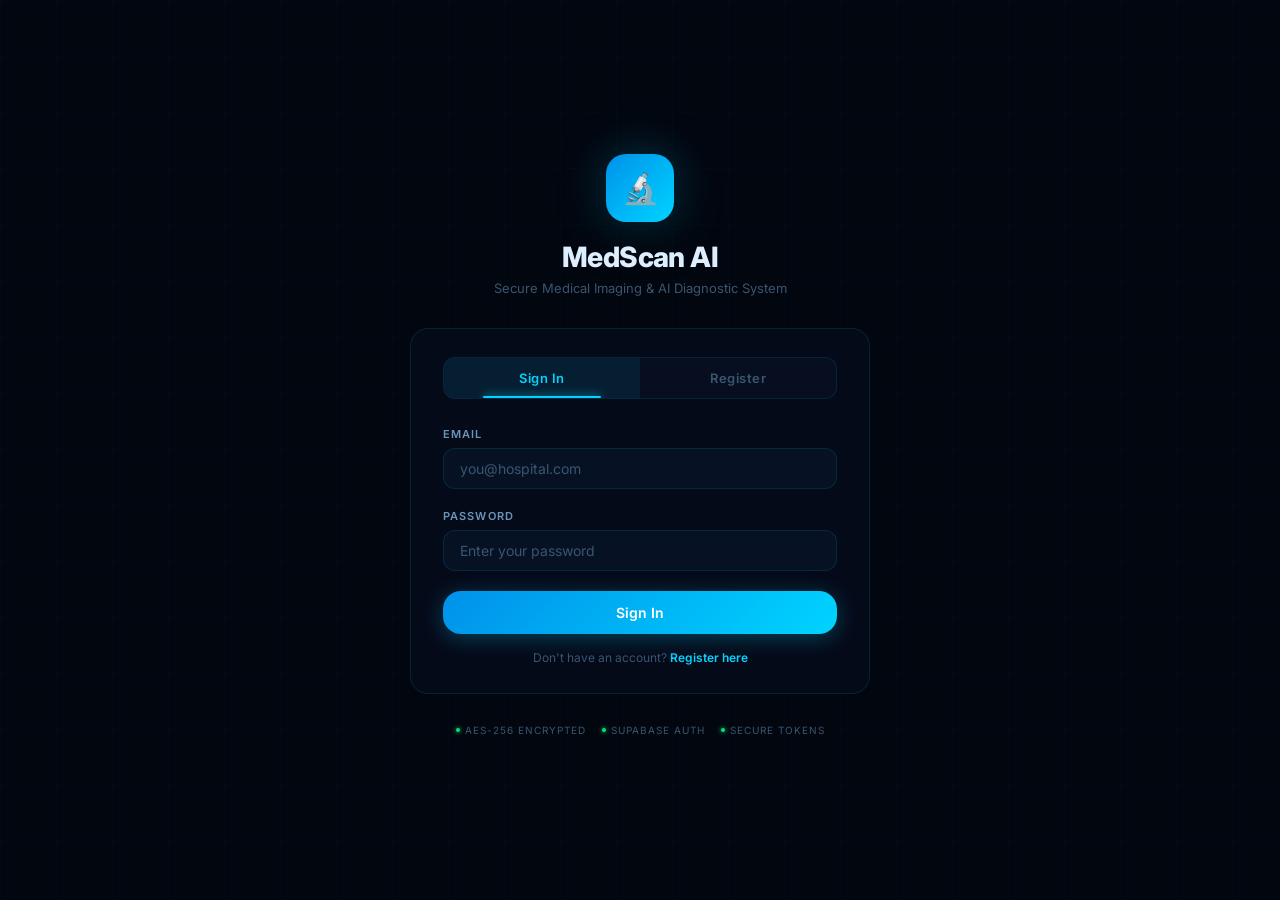
<file: frontend/index.html>
<!DOCTYPE html>
<html lang="en">
<head>
  <meta charset="UTF-8">
  <meta name="viewport" content="width=device-width, initial-scale=1.0">
  <title>MedScan AI — Secure Login</title>
  <meta name="description" content="Secure login and registration portal for MedScan AI Medical Imaging System.">
  <link rel="stylesheet" href="css/styles.css">
  <style>
    /* ── Auth Tabs ───────────────────────────────── */
    .auth-tabs {
      display: flex;
      gap: 0;
      margin-bottom: 28px;
      border-radius: var(--r-md);
      overflow: hidden;
      border: 1px solid var(--border);
      background: rgba(8, 18, 38, 0.6);
    }
    .auth-tab {
      flex: 1;
      padding: 12px 0;
      text-align: center;
      font-size: 13px;
      font-weight: 600;
      letter-spacing: 0.5px;
      cursor: pointer;
      transition: all var(--ease);
      color: var(--text-muted);
      background: transparent;
      border: none;
      font-family: inherit;
      position: relative;
    }
    .auth-tab:hover {
      color: var(--text-secondary);
      background: rgba(0, 212, 255, 0.04);
    }
    .auth-tab.active {
      color: var(--accent);
      background: rgba(0, 212, 255, 0.08);
    }
    .auth-tab.active::after {
      content: '';
      position: absolute;
      bottom: 0;
      left: 20%;
      right: 20%;
      height: 2px;
      background: var(--accent);
      border-radius: 2px;
      box-shadow: 0 0 8px var(--accent);
    }

    /* ── Form panels ────────────────────────────── */
    .auth-panel {
      display: none;
      animation: fadeInUp 0.35s ease;
    }
    .auth-panel.active {
      display: block;
    }

    /* ── Phone input row ────────────────────────── */
    .phone-row {
      display: flex;
      gap: 8px;
    }
    .phone-prefix {
      width: 72px;
      text-align: center;
      flex-shrink: 0;
    }
    .phone-number {
      flex: 1;
    }

    /* ── Role selector ──────────────────────────── */
    .role-grid {
      display: grid;
      grid-template-columns: repeat(3, 1fr);
      gap: 8px;
    }
    .role-option {
      padding: 10px 8px;
      text-align: center;
      border: 1px solid var(--border);
      border-radius: var(--r-md);
      cursor: pointer;
      transition: all var(--ease);
      background: rgba(8, 18, 38, 0.6);
    }
    .role-option:hover {
      border-color: var(--accent);
      background: rgba(0, 212, 255, 0.04);
    }
    .role-option.selected {
      border-color: var(--accent);
      background: rgba(0, 212, 255, 0.1);
      box-shadow: 0 0 12px var(--accent-dim);
    }
    .role-option input[type="radio"] {
      display: none;
    }
    .role-icon {
      font-size: 20px;
      display: block;
      margin-bottom: 4px;
    }
    .role-label {
      font-size: 11px;
      font-weight: 600;
      color: var(--text-secondary);
      text-transform: uppercase;
      letter-spacing: 0.8px;
    }
    .role-option.selected .role-label {
      color: var(--accent);
    }

    /* ── Success alert ──────────────────────────── */
    .alert-success-big {
      background: var(--success-bg);
      border: 1px solid rgba(0, 230, 118, 0.3);
      color: #60dda8;
      padding: 16px;
      border-radius: var(--r-md);
      text-align: center;
      animation: fadeInUp 0.4s ease;
    }
    .alert-success-big .success-icon {
      font-size: 36px;
      display: block;
      margin-bottom: 8px;
    }
    .alert-success-big .success-title {
      font-size: 16px;
      font-weight: 700;
      margin-bottom: 4px;
    }
    .alert-success-big .success-sub {
      font-size: 12px;
      opacity: 0.8;
    }

    /* ── Password strength ──────────────────────── */
    .pw-strength {
      height: 3px;
      border-radius: 3px;
      background: rgba(0, 212, 255, 0.07);
      margin-top: 6px;
      overflow: hidden;
    }
    .pw-strength-fill {
      height: 100%;
      width: 0%;
      border-radius: 3px;
      transition: all 0.3s ease;
    }
    .pw-strength-fill.weak    { width: 33%; background: var(--danger); }
    .pw-strength-fill.medium  { width: 66%; background: var(--warning); }
    .pw-strength-fill.strong  { width: 100%; background: var(--success); }
  </style>
</head>
<body class="bg-grid">

  <div class="login-root">
    <div class="login-outer" style="max-width:460px;">

      <!-- Header -->
      <div class="login-head anim-up">
        <div class="login-logo">🔬</div>
        <h1 class="login-title">MedScan AI</h1>
        <p class="login-tagline">Secure Medical Imaging &amp; AI Diagnostic System</p>
      </div>

      <!-- Card -->
      <div class="card login-card anim-up" style="animation-delay:.08s; padding: 28px 32px;">

        <!-- Tabs -->
        <div class="auth-tabs" id="auth-tabs">
          <button class="auth-tab active" data-tab="login" id="tab-login">Sign In</button>
          <button class="auth-tab" data-tab="register" id="tab-register">Register</button>
        </div>

        <!-- ═══ LOGIN PANEL ═══ -->
        <div class="auth-panel active" id="panel-login">
          <form id="login-form" autocomplete="on">
            <div class="form-group">
              <label class="form-label" for="login-email">Email</label>
              <input
                type="email" id="login-email" class="form-input"
                placeholder="you@hospital.com"
                autocomplete="email" required
              />
            </div>
            <div class="form-group">
              <label class="form-label" for="login-password">Password</label>
              <input
                type="password" id="login-password" class="form-input"
                placeholder="Enter your password"
                autocomplete="current-password" required
              />
            </div>

            <!-- Error -->
            <div id="login-err-box" class="alert alert-danger hidden" style="margin-bottom:16px;">
              <span>⚠</span>
              <span id="login-err-text"></span>
            </div>

            <button type="submit" id="login-btn" class="btn btn-primary btn-lg btn-block">
              <span id="login-btn-text">Sign In</span>
              <span id="login-btn-spinner" class="spinner hidden"></span>
            </button>
          </form>

          <p style="text-align:center; margin-top:16px; font-size:12px; color:var(--text-muted);">
            Don't have an account?
            <a href="#" id="switch-to-register" style="color:var(--accent); font-weight:600;">Register here</a>
          </p>
        </div>

        <!-- ═══ REGISTER PANEL ═══ -->
        <div class="auth-panel" id="panel-register">
          <div id="register-success" class="hidden">
            <div class="alert-success-big">
              <span class="success-icon">✅</span>
              <div class="success-title">Registration Successful!</div>
              <div class="success-sub">You can now sign in with your credentials</div>
            </div>
            <button class="btn btn-primary btn-lg btn-block" style="margin-top:16px;" id="go-to-login-btn">
              Go to Sign In
            </button>
          </div>

          <form id="register-form" autocomplete="on">
            <div class="form-group">
              <label class="form-label" for="reg-name">Full Name</label>
              <input
                type="text" id="reg-name" class="form-input"
                placeholder="Dr. John Doe"
                autocomplete="name" required
              />
            </div>

            <div class="form-group">
              <label class="form-label" for="reg-email">Email</label>
              <input
                type="email" id="reg-email" class="form-input"
                placeholder="you@hospital.com"
                autocomplete="email" required
              />
            </div>

            <div class="form-group">
              <label class="form-label" for="reg-phone">Phone Number</label>
              <div class="phone-row">
                <input
                  type="text" id="reg-phone-prefix" class="form-input phone-prefix"
                  value="+91" readonly
                />
                <input
                  type="tel" id="reg-phone" class="form-input phone-number"
                  placeholder="9876543210"
                  autocomplete="tel" required
                />
              </div>
            </div>

            <div class="form-group">
              <label class="form-label" for="reg-password">Password</label>
              <input
                type="password" id="reg-password" class="form-input"
                placeholder="Min 6 characters"
                autocomplete="new-password" required
              />
              <div class="pw-strength">
                <div class="pw-strength-fill" id="pw-strength-fill"></div>
              </div>
            </div>

            <div class="form-group">
              <label class="form-label">Role</label>
              <div class="role-grid">
                <label class="role-option selected" id="role-doctor">
                  <input type="radio" name="role" value="doctor" checked />
                  <span class="role-icon">🩺</span>
                  <span class="role-label">Doctor</span>
                </label>
                <label class="role-option" id="role-radiologist">
                  <input type="radio" name="role" value="radiologist" />
                  <span class="role-icon">📡</span>
                  <span class="role-label">Radiologist</span>
                </label>
                <label class="role-option" id="role-admin">
                  <input type="radio" name="role" value="admin" />
                  <span class="role-icon">🔑</span>
                  <span class="role-label">Admin</span>
                </label>
              </div>
            </div>

            <!-- Error -->
            <div id="reg-err-box" class="alert alert-danger hidden" style="margin-bottom:16px;">
              <span>⚠</span>
              <span id="reg-err-text"></span>
            </div>

            <button type="submit" id="reg-btn" class="btn btn-primary btn-lg btn-block">
              <span id="reg-btn-text">Create Account</span>
              <span id="reg-btn-spinner" class="spinner hidden"></span>
            </button>
          </form>

          <p style="text-align:center; margin-top:16px; font-size:12px; color:var(--text-muted);">
            Already have an account?
            <a href="#" id="switch-to-login" style="color:var(--accent); font-weight:600;">Sign in</a>
          </p>
        </div>

      </div>

      <!-- Security strip -->
      <div class="login-security anim-up" style="animation-delay:.18s">
        <div class="login-security-item">
          <span class="login-security-dot"></span>
          AES-256 Encrypted
        </div>
        <div class="login-security-item">
          <span class="login-security-dot"></span>
          Supabase Auth
        </div>
        <div class="login-security-item">
          <span class="login-security-dot"></span>
          Secure Tokens
        </div>
      </div>

    </div>
  </div>

  <script src="js/auth.js"></script>
</body>
</html>
</file>
<file: frontend/css/styles.css>
/* =========================================================
   MedScan AI  —  Medical Imaging System Design System
   A premium dark medical UI with Three.js viewer support
   ========================================================= */

@import url('https://fonts.googleapis.com/css2?family=Inter:wght@300;400;500;600;700;800&family=JetBrains+Mono:wght@400;500&display=swap');

/* ── Custom Properties ─────────────────────────────────── */
:root {
  --bg-void:       #02060f;
  --bg-primary:    #050b18;
  --bg-secondary:  #080f20;
  --bg-tertiary:   #0c1830;
  --bg-card:       rgba(6, 12, 28, 0.88);
  --bg-glass:      rgba(0, 150, 200, 0.04);

  --accent:        #00d4ff;
  --accent-dark:   #0091ea;
  --accent-dim:    rgba(0, 212, 255, 0.18);
  --accent-glow:   rgba(0, 212, 255, 0.28);

  --text-primary:  #ddeeff;
  --text-secondary:#6a94b8;
  --text-muted:    #3a5570;
  --text-accent:   #00d4ff;

  --border:        rgba(0, 212, 255, 0.12);
  --border-hover:  rgba(0, 212, 255, 0.38);

  --success:       #00e676;
  --success-bg:    rgba(0, 230, 118, 0.08);
  --danger:        #ff3d71;
  --danger-bg:     rgba(255, 61, 113, 0.08);
  --warning:       #ffaa00;
  --warning-bg:    rgba(255, 170, 0, 0.08);
  --info-bg:       rgba(0, 212, 255, 0.06);

  --r-sm:  6px;
  --r-md:  12px;
  --r-lg:  18px;
  --r-xl:  24px;
  --r-2xl: 32px;

  --shadow-card:   0 8px 40px rgba(0,0,0,0.5), 0 0 0 1px var(--border);
  --shadow-glow:   0 0 32px rgba(0,180,230,0.22);
  --shadow-input:  0 0 0 2px rgba(0,212,255,0.22);

  --ease: 0.22s cubic-bezier(0.4, 0, 0.2, 1);
}

/* ── Reset ─────────────────────────────────────────────── */
*, *::before, *::after { box-sizing: border-box; margin: 0; padding: 0; }
html { scroll-behavior: smooth; }
body {
  font-family: 'Inter', system-ui, sans-serif;
  background: var(--bg-void);
  color: var(--text-primary);
  min-height: 100vh;
  -webkit-font-smoothing: antialiased;
  overflow-x: hidden;
}
a { color: inherit; text-decoration: none; }
img { display: block; }
input, button, select, textarea { font-family: inherit; }

/* ── Scrollbar ─────────────────────────────────────────── */
::-webkit-scrollbar { width: 5px; height: 5px; }
::-webkit-scrollbar-track { background: var(--bg-primary); }
::-webkit-scrollbar-thumb { background: var(--bg-tertiary); border-radius: 3px; }
::-webkit-scrollbar-thumb:hover { background: var(--accent-dark); }

/* ── Ambient BG Grid (applied via body::before) ────────── */
.bg-grid::before {
  content: '';
  position: fixed; inset: 0; z-index: 0; pointer-events: none;
  background-image:
    linear-gradient(rgba(0,212,255,.025) 1px, transparent 1px),
    linear-gradient(90deg, rgba(0,212,255,.025) 1px, transparent 1px);
  background-size: 56px 56px;
}

/* ── Navigation ────────────────────────────────────────── */
.nav {
  position: fixed; top: 0; left: 0; right: 0; z-index: 200;
  height: 58px;
  background: rgba(3, 8, 20, 0.92);
  backdrop-filter: blur(24px);
  -webkit-backdrop-filter: blur(24px);
  border-bottom: 1px solid var(--border);
  display: flex; align-items: center;
  justify-content: space-between;
  padding: 0 24px;
}
.nav-brand { display: flex; align-items: center; gap: 12px; }
.nav-icon {
  width: 34px; height: 34px;
  background: linear-gradient(135deg, var(--accent-dark), var(--accent));
  border-radius: var(--r-sm);
  display: flex; align-items: center; justify-content: center;
  font-size: 17px;
  box-shadow: 0 0 18px var(--accent-glow);
}
.nav-title { font-size: 15px; font-weight: 700; letter-spacing: -0.3px; }
.nav-subtitle { font-size: 9px; color: var(--text-muted); letter-spacing: 1.8px; text-transform: uppercase; margin-top: 1px; }
.nav-actions { display: flex; align-items: center; gap: 10px; }
.nav-user {
  display: flex; align-items: center; gap: 10px;
  padding: 5px 14px; border-radius: var(--r-md);
  background: var(--bg-glass); border: 1px solid var(--border);
}
.nav-avatar {
  width: 26px; height: 26px; border-radius: 50%;
  background: linear-gradient(135deg, var(--accent-dark), var(--accent));
  display: flex; align-items: center; justify-content: center;
  font-size: 11px; font-weight: 700; color: #fff;
}
.nav-user-name { font-size: 13px; font-weight: 500; }
.nav-user-role { font-size: 9px; color: var(--text-muted); text-transform: uppercase; letter-spacing: .8px; }

/* ── Buttons ───────────────────────────────────────────── */
.btn {
  display: inline-flex; align-items: center; justify-content: center; gap: 7px;
  padding: 9px 20px; border: none; border-radius: var(--r-md);
  font-size: 13px; font-weight: 600; font-family: inherit;
  cursor: pointer; transition: all var(--ease);
  white-space: nowrap; position: relative; overflow: hidden;
  letter-spacing: 0.1px;
}
.btn::after {
  content: ''; position: absolute; inset: 0; pointer-events: none;
  background: rgba(255,255,255,.06); opacity: 0; transition: opacity var(--ease);
}
.btn:hover::after { opacity: 1; }
.btn:active { transform: scale(0.97); }
.btn:disabled { opacity: 0.38; cursor: not-allowed; transform: none !important; }

.btn-primary {
  background: linear-gradient(135deg, var(--accent-dark), var(--accent));
  color: #fff; box-shadow: 0 4px 22px var(--accent-glow);
}
.btn-primary:hover { box-shadow: 0 6px 32px rgba(0,212,255,.42); transform: translateY(-1px); }
.btn-secondary {
  background: transparent; color: var(--text-primary);
  border: 1px solid var(--border);
}
.btn-secondary:hover { border-color: var(--accent); color: var(--accent); box-shadow: 0 0 14px var(--accent-dim); }
.btn-ghost {
  background: var(--accent-dim); color: var(--accent);
  border: 1px solid rgba(0,212,255,.22);
}
.btn-ghost:hover { background: rgba(0,212,255,.25); border-color: var(--accent); }
.btn-danger { background: var(--danger-bg); color: var(--danger); border: 1px solid rgba(255,61,113,.28); }
.btn-danger:hover { background: rgba(255,61,113,.18); box-shadow: 0 0 14px rgba(255,61,113,.22); }

.btn-sm  { padding: 6px 14px; font-size: 12px; }
.btn-lg  { padding: 13px 32px; font-size: 14px; border-radius: var(--r-lg); }
.btn-block { width: 100%; }

/* ── Cards ─────────────────────────────────────────────── */
.card {
  background: var(--bg-card);
  border: 1px solid var(--border);
  border-radius: var(--r-lg);
  backdrop-filter: blur(20px);
  -webkit-backdrop-filter: blur(20px);
}
.card-header {
  padding: 14px 20px;
  border-bottom: 1px solid var(--border);
  display: flex; align-items: center; justify-content: space-between;
}
.card-title {
  font-size: 11px; font-weight: 700;
  text-transform: uppercase; letter-spacing: 1.6px;
  color: var(--text-muted);
  display: flex; align-items: center; gap: 8px;
}
.card-title-dot {
  width: 6px; height: 6px; border-radius: 50%;
  background: var(--accent); box-shadow: 0 0 8px var(--accent);
  animation: pulse-glow 2s ease-in-out infinite;
}
.card-body { padding: 20px; }

/* ── Form ──────────────────────────────────────────────── */
.form-group { display: flex; flex-direction: column; gap: 7px; margin-bottom: 20px; }
.form-label { font-size: 11px; font-weight: 600; color: var(--text-secondary); text-transform: uppercase; letter-spacing: 1.1px; }
.form-input {
  width: 100%; padding: 11px 16px;
  background: rgba(8, 18, 38, 0.9);
  border: 1px solid var(--border); border-radius: var(--r-md);
  color: var(--text-primary); font-size: 14px;
  transition: all var(--ease); outline: none;
}
.form-input:focus { border-color: var(--accent); box-shadow: var(--shadow-input); background: rgba(8, 18, 40, 1); }
.form-input::placeholder { color: var(--text-muted); }
.form-hint { font-size: 11px; color: var(--text-muted); }

/* ── Badges ────────────────────────────────────────────── */
.badge {
  display: inline-flex; align-items: center; gap: 6px;
  padding: 4px 12px; border-radius: 999px;
  font-size: 11px; font-weight: 700;
  text-transform: uppercase; letter-spacing: 0.7px;
}
.badge-dot { width: 6px; height: 6px; border-radius: 50%; flex-shrink: 0; }
.badge-success { background: var(--success-bg); color: var(--success); border: 1px solid rgba(0,230,118,.28); }
.badge-success .badge-dot { background: var(--success); box-shadow: 0 0 7px var(--success); animation: pulse-glow 1.6s ease-in-out infinite; }
.badge-danger  { background: var(--danger-bg);  color: var(--danger);  border: 1px solid rgba(255,61,113,.28); }
.badge-danger .badge-dot  { background: var(--danger);  box-shadow: 0 0 7px var(--danger);  animation: pulse-glow .8s ease-in-out infinite; }
.badge-warning { background: var(--warning-bg); color: var(--warning); border: 1px solid rgba(255,170,0,.28); }
.badge-info    { background: var(--info-bg);    color: var(--accent);  border: 1px solid rgba(0,212,255,.2); }

/* ── Spinner ───────────────────────────────────────────── */
.spinner {
  display: inline-block; width: 18px; height: 18px;
  border: 2px solid rgba(0,212,255,.14); border-top-color: var(--accent);
  border-radius: 50%; animation: spin .65s linear infinite; flex-shrink: 0;
}
.spinner-lg { width: 46px; height: 46px; border-width: 3px; }

/* Loading overlay */
.loading-overlay {
  position: absolute; inset: 0; z-index: 40;
  background: rgba(2,6,15,0.84); backdrop-filter: blur(10px);
  display: flex; flex-direction: column;
  align-items: center; justify-content: center; gap: 18px;
  border-radius: inherit;
}
.loading-text {
  font-size: 13px; color: var(--text-secondary);
  animation: pulse-text 1.4s ease-in-out infinite;
}

/* ── Alert ─────────────────────────────────────────────── */
.alert {
  padding: 12px 16px; border-radius: var(--r-md);
  font-size: 13px; display: flex; align-items: center; gap: 10px;
  animation: fadeIn .3s ease;
}
.alert-danger  { background: var(--danger-bg);  border: 1px solid rgba(255,61,113,.3);  color: #ff7799; }
.alert-success { background: var(--success-bg); border: 1px solid rgba(0,230,118,.3);  color: #60dda8; }
.alert-info    { background: var(--info-bg);    border: 1px solid rgba(0,212,255,.2);   color: var(--accent); }

/* ── Confidence bar ────────────────────────────────────── */
.confidence-wrap { display: flex; flex-direction: column; gap: 10px; }
.confidence-top  { display: flex; justify-content: space-between; align-items: flex-end; }
.conf-label      { font-size: 16px; font-weight: 700; color: var(--text-primary); }
.conf-pct        { font-size: 26px; font-weight: 800; color: var(--accent); font-family: 'JetBrains Mono', monospace; line-height: 1; }
.conf-track {
  height: 8px; background: rgba(0,212,255,.07);
  border-radius: 999px; overflow: hidden; border: 1px solid var(--border);
}
.conf-fill {
  height: 100%; width: 0%;
  background: linear-gradient(90deg, var(--accent-dark), var(--accent));
  border-radius: 999px;
  transition: width 1.3s cubic-bezier(.25,.46,.45,.94);
  box-shadow: 0 0 14px var(--accent-glow);
}
.conf-all-row {
  display: flex; justify-content: space-between; align-items: center;
  padding: 6px 0; border-bottom: 1px solid var(--border);
  font-size: 12px;
}
.conf-all-row:last-child { border-bottom: none; }
.conf-all-label { color: var(--text-secondary); flex: 1; }
.conf-all-mini-track {
  width: 80px; height: 4px;
  background: rgba(0,212,255,.07); border-radius: 999px; overflow: hidden; margin: 0 10px;
}
.conf-all-mini-fill {
  height: 100%; background: linear-gradient(90deg, var(--accent-dark), var(--accent));
  border-radius: 999px;
}
.conf-all-pct { font-size: 11px; font-family: 'JetBrains Mono', monospace; color: var(--text-muted); width: 36px; text-align: right; }

/* ── Report ─────────────────────────────────────────────── */
.report-body {
  font-size: 12.5px; line-height: 1.78;
  color: var(--text-secondary);
}
.report-body h1,.report-body h2,.report-body h3,.report-body h4 {
  font-size: 12px; font-weight: 700; color: var(--accent);
  text-transform: uppercase; letter-spacing: .9px;
  margin: 14px 0 6px;
}
.report-body strong,.report-body b { color: var(--text-primary); font-weight: 600; }
.report-body p  { margin-bottom: 10px; }
.report-body ul, .report-body ol { padding-left: 18px; margin-bottom: 10px; }
.report-body li { margin-bottom: 4px; }
.report-body hr { border: none; border-top: 1px solid var(--border); margin: 12px 0; }
.report-body blockquote {
  border-left: 3px solid var(--accent); padding-left: 12px;
  color: var(--text-muted); font-style: italic;
}

/* ── Animations ────────────────────────────────────────── */
@keyframes spin       { to { transform: rotate(360deg); } }
@keyframes pulse-glow { 0%,100% { opacity:1; } 50% { opacity:.35; } }
@keyframes pulse-text { 0%,100% { opacity:.7; } 50% { opacity:1; } }
@keyframes fadeInUp   { from { opacity:0; transform:translateY(16px); } to { opacity:1; transform:translateY(0); } }
@keyframes fadeIn     { from { opacity:0; } to { opacity:1; } }
@keyframes slideLeft  { from { opacity:0; transform:translateX(20px); } to { opacity:1; transform:translateX(0); } }

/* ── Utility ────────────────────────────────────────────── */
.hidden     { display: none !important; }
.mono       { font-family: 'JetBrains Mono', monospace; }
.text-muted { color: var(--text-muted); }
.text-accent{ color: var(--accent); }
.text-sm    { font-size: 12px; }
.text-xs    { font-size: 11px; }
.divider    { height: 1px; background: var(--border); margin: 8px 0; }
.row        { display: flex; align-items: center; }
.row-between{ display: flex; align-items: center; justify-content: space-between; }
.col        { display: flex; flex-direction: column; gap: 4px; }
.gap-4      { gap: 4px; } .gap-8 { gap: 8px; } .gap-12 { gap: 12px; } .gap-16 { gap: 16px; }
.p-4        { padding: 4px; } .p-8 { padding: 8px; } .p-16 { padding: 16px; }
.mt-8       { margin-top: 8px; } .mt-16 { margin-top: 16px; } .mt-24 { margin-top: 24px; }
.w-full     { width: 100%; }
.anim-up    { animation: fadeInUp .45s ease forwards; }
.anim-left  { animation: slideLeft .45s ease forwards; }
.anim-d1    { animation-delay:.05s; } .anim-d2 { animation-delay:.1s; }
.anim-d3    { animation-delay:.18s;} .anim-d4 { animation-delay:.26s; }

/* ── LOGIN PAGE ────────────────────────────────────────── */
.login-root {
  min-height: 100vh;
  display: flex; align-items: center; justify-content: center;
  padding: 24px; position: relative; z-index: 1;
}
.login-outer { width: 100%; max-width: 420px; }
.login-head  { text-align: center; margin-bottom: 32px; }
.login-logo  {
  display: inline-flex; width: 68px; height: 68px;
  background: linear-gradient(135deg, var(--accent-dark), var(--accent));
  border-radius: 20px; align-items: center; justify-content: center;
  font-size: 30px; margin-bottom: 18px;
  box-shadow: 0 0 48px rgba(0,180,230,.3), 0 12px 40px rgba(0,0,0,.5);
}
.login-title    { font-size: 28px; font-weight: 800; letter-spacing: -0.6px; margin-bottom: 6px; }
.login-tagline  { font-size: 13px; color: var(--text-muted); }
.login-card     { padding: 32px; animation: fadeInUp .5s ease; }

/* Security indicator strip at bottom */
.login-security {
  margin-top: 20px; padding: 10px 16px;
  display: flex; align-items: center; justify-content: center; gap: 16px;
  font-size: 10px; color: var(--text-muted); text-transform: uppercase; letter-spacing: 1px;
}
.login-security-item { display: flex; align-items: center; gap: 5px; }
.login-security-dot  { width: 4px; height: 4px; border-radius: 50%; background: var(--success); box-shadow: 0 0 5px var(--success); }

/* ── UPLOAD PAGE ───────────────────────────────────────── */
.page-wrap { padding-top: 58px; min-height: 100vh; position: relative; z-index: 1; }
.page-inner { max-width: 760px; margin: 0 auto; padding: 40px 24px; }
.page-heading { font-size: 22px; font-weight: 800; letter-spacing: -0.4px; margin-bottom: 4px; }
.page-sub     { font-size: 13px; color: var(--text-muted); margin-bottom: 32px; }

/* Drop zone */
.drop-zone {
  position: relative; border: 2px dashed var(--border);
  border-radius: var(--r-lg); padding: 48px 24px;
  text-align: center; cursor: pointer;
  background: rgba(0,212,255,.018);
  transition: all var(--ease);
}
.drop-zone:hover, .drop-zone.drag-active {
  border-color: var(--accent);
  background: rgba(0,212,255,.05);
  box-shadow: 0 0 36px var(--accent-dim);
}
.drop-zone-input {
  position: absolute; inset: 0; width: 100%; height: 100%;
  opacity: 0; cursor: pointer;
}
.drop-icon  { font-size: 52px; margin-bottom: 14px; display: block; }
.drop-title { font-size: 16px; font-weight: 600; margin-bottom: 6px; }
.drop-sub   { font-size: 12px; color: var(--text-muted); }

/* Preview */
.preview-wrap {
  border-radius: var(--r-md); overflow: hidden;
  border: 1px solid var(--border); position: relative;
  background: #000; max-height: 320px;
  animation: fadeIn .35s ease;
}
.preview-img  { width: 100%; max-height: 320px; object-fit: contain; }
.preview-bar  {
  position: absolute; bottom: 0; left: 0; right: 0;
  background: linear-gradient(transparent, rgba(2,6,15,.95));
  padding: 16px; font-size: 11px; color: var(--text-secondary); font-family: 'JetBrains Mono', monospace;
}

/* ── VIEWER PAGE ───────────────────────────────────────── */
.viewer-root      { height: 100vh; display: flex; flex-direction: column; overflow: hidden; padding-top: 58px; }
.viewer-layout    { flex: 1; display: flex; overflow: hidden; }

/* Left: canvas */
.canvas-panel     { flex: 1; position: relative; background: #020812; overflow: hidden; }
#three-canvas     { display: block; width: 100%; height: 100%; }

/* Toolbar */
.canvas-toolbar {
  position: absolute; top: 14px; left: 50%; transform: translateX(-50%);
  display: flex; gap: 4px;
  background: rgba(3,8,20,.82); backdrop-filter: blur(14px);
  padding: 6px; border-radius: var(--r-lg); border: 1px solid var(--border);
  z-index: 10;
}
.tool-btn {
  width: 36px; height: 36px; border: none;
  border-radius: var(--r-sm); background: transparent;
  color: var(--text-secondary); cursor: pointer; font-size: 16px;
  display: flex; align-items: center; justify-content: center;
  transition: all var(--ease); position: relative;
}
.tool-btn:hover { background: rgba(0,212,255,.1); color: var(--accent); }
.tool-btn.on    { background: rgba(0,212,255,.16); color: var(--accent); box-shadow: 0 0 10px var(--accent-dim); }
.tool-sep       { width: 1px; background: var(--border); margin: 4px 2px; }

/* Canvas corner HUD */
.canvas-hud {
  position: absolute; bottom: 14px; left: 16px;
  font-size: 10px; color: rgba(0,180,230,.35);
  font-family: 'JetBrains Mono', monospace; line-height: 1.7;
  pointer-events: none; z-index: 5;
}
/* Vignette */
.canvas-panel::after {
  content: ''; position: absolute; inset: 0; pointer-events: none;
  background: radial-gradient(ellipse 80% 80% at 50% 50%, transparent 60%, rgba(2,6,15,.55) 100%);
}

/* Right panel */
.right-panel {
  width: 370px; min-width: 330px;
  background: var(--bg-secondary); border-left: 1px solid var(--border);
  display: flex; flex-direction: column; overflow: hidden;
}
.right-panel-inner {
  flex: 1; overflow-y: auto; padding: 14px;
  display: flex; flex-direction: column; gap: 10px;
}

/* Panel section card */
.psec {
  background: var(--bg-card); border: 1px solid var(--border);
  border-radius: var(--r-md); overflow: hidden;
}
.psec-head {
  padding: 9px 14px;
  border-bottom: 1px solid var(--border);
  background: rgba(0,212,255,.025);
  display: flex; align-items: center; justify-content: space-between;
}
.psec-title {
  font-size: 10px; font-weight: 700; text-transform: uppercase;
  letter-spacing: 1.6px; color: var(--text-muted);
}
.psec-body  { padding: 14px; }

/* Top info strip */
.info-strip {
  display: flex; align-items: center; justify-content: space-between;
  padding: 10px 14px;
  background: var(--bg-tertiary); border-radius: var(--r-md);
  border: 1px solid var(--border);
}
.info-strip-id { font-family: 'JetBrains Mono', monospace; font-size: 14px; font-weight: 600; }
.type-chip {
  font-size: 10px; font-weight: 700; text-transform: uppercase;
  letter-spacing: 1.2px; color: var(--accent);
  background: var(--accent-dim); border: 1px solid rgba(0,212,255,.22);
  padding: 3px 10px; border-radius: 999px;
}

@media (max-width: 900px) {
  .right-panel { width: 100%; min-width: unset; border-left: none; border-top: 1px solid var(--border); max-height: 50vh; }
  .viewer-layout { flex-direction: column; }
}
</file>
<file: frontend/css/dashboard.css>
/* ── Dashboard-specific CSS ──────────────────────────────
   Extends styles.css (must be loaded after it).
   ──────────────────────────────────────────────────────── */

/* ── Stats grid ────────────────────────────────────────── */
.stats-grid {
  display: grid;
  grid-template-columns: repeat(auto-fit, minmax(170px, 1fr));
  gap: 12px;
  margin-bottom: 20px;
}
.stat-card {
  background: var(--bg-card);
  border: 1px solid var(--border);
  border-radius: var(--r-md);
  padding: 18px 16px;
  display: flex;
  align-items: center;
  gap: 14px;
  transition: all var(--ease);
  position: relative;
  overflow: hidden;
}
.stat-card::before {
  content: '';
  position: absolute; bottom: 0; left: 0; right: 0; height: 2px;
  background: linear-gradient(90deg, var(--accent-dark), var(--accent));
  opacity: 0; transition: opacity var(--ease);
}
.stat-card:hover::before { opacity: 1; }
.stat-card:hover { border-color: var(--border-hover); box-shadow: var(--shadow-glow); }

.stat-card-danger::before { background: linear-gradient(90deg, #c0002a, var(--danger)) !important; }
.stat-card-danger { border-color: rgba(255,61,113,.18); }

.stat-icon {
  font-size: 26px; flex-shrink: 0;
  width: 44px; height: 44px;
  display: flex; align-items: center; justify-content: center;
  background: var(--bg-tertiary); border-radius: var(--r-sm);
  border: 1px solid var(--border);
}
.stat-value {
  font-size: 26px; font-weight: 800;
  font-family: 'JetBrains Mono', monospace;
  color: var(--text-primary); line-height: 1;
  margin-bottom: 4px;
}
.stat-label { font-size: 11px; color: var(--text-muted); text-transform: uppercase; letter-spacing: 0.8px; }

/* ── Chart + Filter row ────────────────────────────────── */
.dash-row {
  display: grid;
  grid-template-columns: 280px 1fr;
  gap: 16px;
  margin-bottom: 16px;
}
@media (max-width: 800px) { .dash-row { grid-template-columns: 1fr; } }

.dash-chart-card { min-height: 280px; }
.dash-filter-card {}

.filter-grid {
  display: grid;
  grid-template-columns: 1fr 1fr;
  gap: 12px;
}
@media (max-width: 600px) { .filter-grid { grid-template-columns: 1fr; } }

/* ── Log table ─────────────────────────────────────────── */
.table-wrap {
  overflow-x: auto;
  max-height: 520px;
  overflow-y: auto;
}
.log-table {
  width: 100%; border-collapse: collapse;
  font-size: 12px;
}
.log-table th {
  position: sticky; top: 0; z-index: 5;
  padding: 10px 14px;
  text-align: left;
  font-size: 10px; font-weight: 700;
  text-transform: uppercase; letter-spacing: 1.2px;
  color: var(--text-muted);
  background: var(--bg-tertiary);
  border-bottom: 1px solid var(--border);
  white-space: nowrap;
}
.log-table td {
  padding: 10px 14px;
  border-bottom: 1px solid rgba(0,212,255,.06);
  color: var(--text-secondary);
  vertical-align: middle;
  white-space: nowrap;
}
.log-table tr:last-child td { border-bottom: none; }
.log-table tr:hover td { background: rgba(0,212,255,.028); }

/* Action badge colours */
.action-badge {
  display: inline-block; padding: 3px 9px;
  border-radius: 999px; font-size: 10px; font-weight: 700;
  text-transform: uppercase; letter-spacing: .6px;
  white-space: nowrap;
}
.action-login-success    { background: rgba(0,230,118,.1);  color: #00e676; border: 1px solid rgba(0,230,118,.25); }
.action-login-failed     { background: rgba(255,170,0,.1);  color: #ffaa00; border: 1px solid rgba(255,170,0,.25); }
.action-login-locked     { background: rgba(255,61,113,.1); color: #ff3d71; border: 1px solid rgba(255,61,113,.25); }
.action-image-upload     { background: rgba(0,145,234,.1);  color: #0091ea; border: 1px solid rgba(0,145,234,.25); }
.action-image-view       { background: rgba(0,212,255,.1);  color: #00d4ff; border: 1px solid rgba(0,212,255,.25); }
.action-image-integrity  { background: rgba(255,61,113,.15);color: #ff3d71; border: 1px solid rgba(255,61,113,.35); font-weight: 900; }
.action-error            { background: rgba(255,170,0,.1);  color: #ffaa00; border: 1px solid rgba(255,170,0,.25); }
.action-user             { background: rgba(156,39,176,.1); color: #ce93d8; border: 1px solid rgba(156,39,176,.25); }
.action-default          { background: var(--bg-glass);     color: var(--text-muted); border: 1px solid var(--border); }

/* Detail toggle */
.detail-btn {
  background: var(--bg-glass); border: 1px solid var(--border);
  color: var(--text-muted); border-radius: var(--r-sm);
  padding: 2px 8px; font-size: 10px; cursor: pointer;
  transition: all var(--ease);
}
.detail-btn:hover { color: var(--accent); border-color: rgba(0,212,255,.3); }

.detail-row td {
  padding: 0 14px 12px !important;
  background: rgba(0,212,255,.02);
}
.detail-pre {
  font-family: 'JetBrains Mono', monospace; font-size: 11px;
  color: var(--text-secondary); white-space: pre-wrap; word-break: break-all;
  background: var(--bg-tertiary); border: 1px solid var(--border);
  border-radius: var(--r-sm); padding: 10px; margin: 0;
  max-height: 160px; overflow-y: auto;
}

/* ── Pagination ────────────────────────────────────────── */
.dash-pagination {
  display: flex; align-items: center; justify-content: center;
  gap: 12px; padding: 14px;
  border-top: 1px solid var(--border);
}
.pager-info { font-size: 12px; color: var(--text-muted); font-family: 'JetBrains Mono', monospace; }

/* ── Timestamp formatting ──────────────────────────────── */
.ts-date { color: var(--text-muted); }
.ts-time { color: var(--text-primary); font-weight: 600; font-family: 'JetBrains Mono', monospace; }

/* ── Upload page: patient select ───────────────────────── */
.patient-select-wrap { position: relative; }
.patient-select-loading {
  position: absolute; right: 12px; top: 50%; transform: translateY(-50%);
  pointer-events: none;
}

/* ── Navbar admin link ─────────────────────────────────── */
.nav-admin-link {
  font-size: 11px; font-weight: 600; padding: 5px 12px;
  border-radius: var(--r-sm); text-transform: uppercase; letter-spacing: 0.8px;
}

/* ── Error toasts ──────────────────────────────────────── */
.toast-container {
  position: fixed; bottom: 24px; right: 24px; z-index: 999;
  display: flex; flex-direction: column; gap: 8px; pointer-events: none;
}
.toast {
  padding: 12px 18px; border-radius: var(--r-md);
  font-size: 13px; font-weight: 500;
  backdrop-filter: blur(12px); pointer-events: auto;
  animation: slideLeft .3s ease, fadeOut .3s ease 3.5s forwards;
  max-width: 340px;
}
.toast-error   { background: rgba(255,61,113,.2);  border: 1px solid rgba(255,61,113,.4);  color: #ff7799; }
.toast-success { background: rgba(0,230,118,.15);  border: 1px solid rgba(0,230,118,.35);  color: #69f0ae; }
.toast-info    { background: rgba(0,212,255,.1);   border: 1px solid rgba(0,212,255,.3);   color: var(--accent); }

@keyframes fadeOut { to { opacity: 0; transform: translateX(20px); } }
</file>
